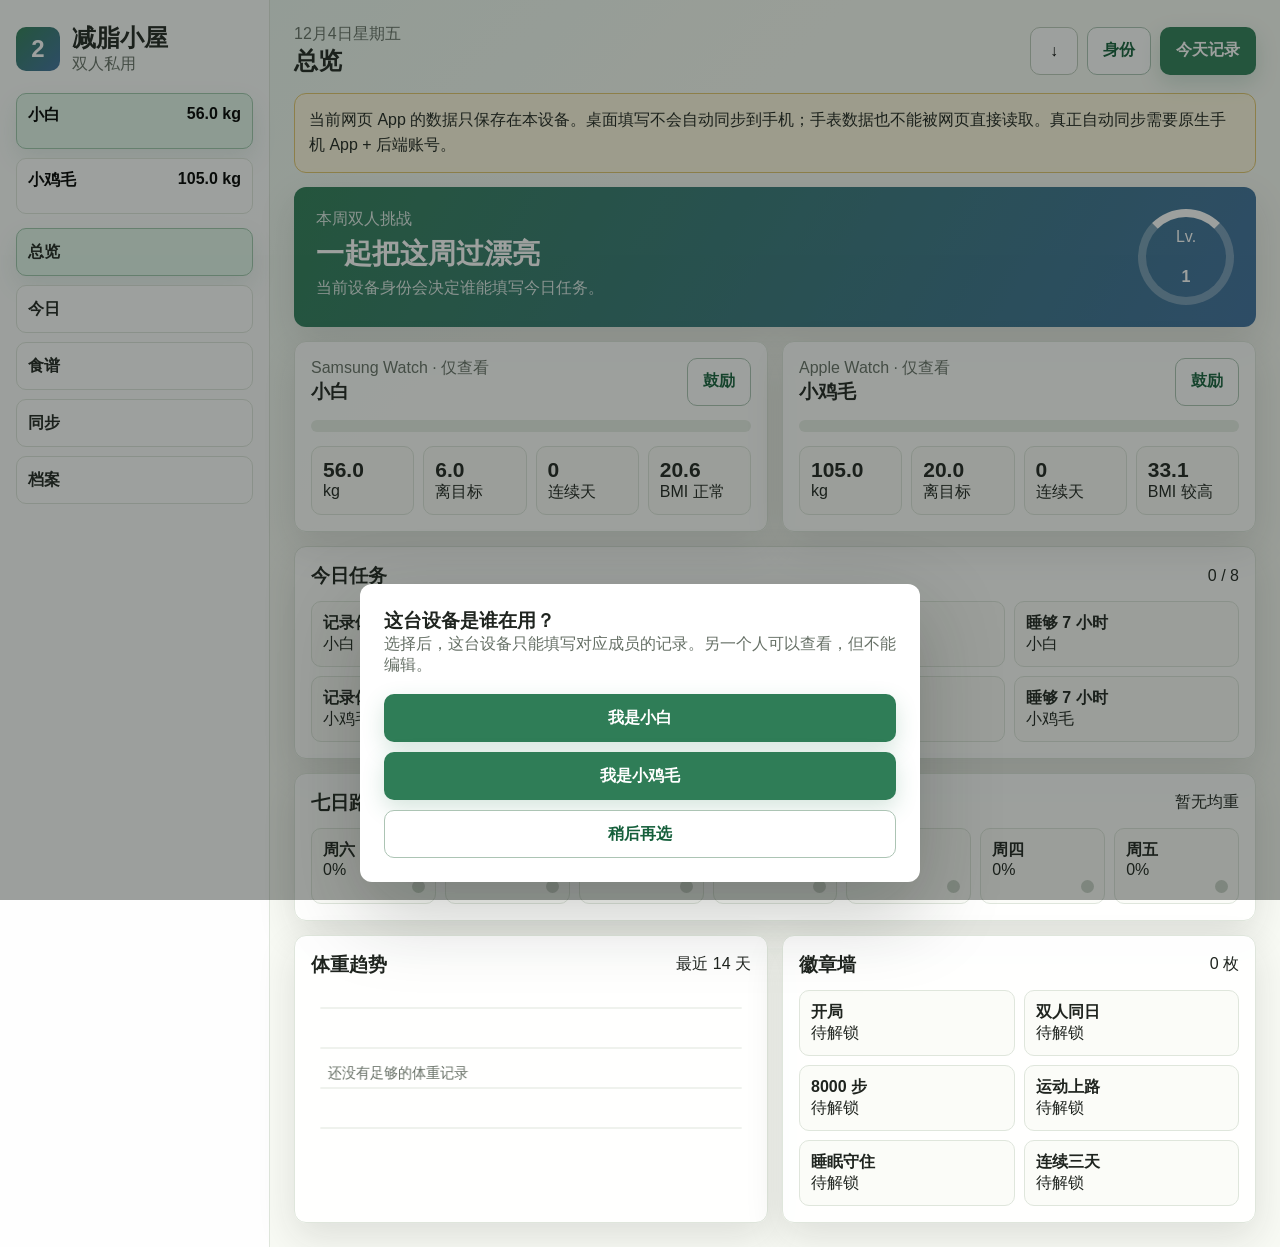
<file: index.html>
<!doctype html>
<html lang="zh-CN">
<head>
<meta charset="UTF-8"><meta name="viewport" content="width=device-width,initial-scale=1,viewport-fit=cover">
<title>减脂小屋</title><link rel="manifest" href="./manifest.json"><meta name="theme-color" content="#2f7d57"><meta name="apple-mobile-web-app-capable" content="yes"><meta name="apple-mobile-web-app-title" content="减脂小屋">
<style>
:root{--ink:#1f241f;--muted:#667066;--line:#dfe6dc;--bg:#f8faf4;--green:#2f7d57;--blue:#3f6f9f;--mint:#e2f6ea;--gold:#fff0c8;--rose:#b85b6b;--shadow:0 14px 38px rgba(31,36,31,.12)}*{box-sizing:border-box}html,body{max-width:100%;overflow-x:hidden}body{margin:0;background:linear-gradient(135deg,#e8f7ee,transparent 34%),var(--bg);color:var(--ink);font-family:"Microsoft YaHei","PingFang SC","Segoe UI",sans-serif}button,input,textarea,select{font:inherit}button{font-weight:800;cursor:pointer}h1,h2,h3,p{margin:0}.app{display:grid;grid-template-columns:270px minmax(0,1fr);min-height:100vh}.side{padding:22px 16px;border-right:1px solid var(--line);background:rgba(255,255,255,.9)}.brand{display:flex;gap:12px;align-items:center;margin-bottom:18px}.logo{display:grid;place-items:center;width:44px;height:44px;border-radius:10px;background:linear-gradient(135deg,var(--green),var(--blue));color:white;font-size:24px;font-weight:900}.muted,.eyebrow,label span,.small{color:var(--muted)}.tabs,.nav{display:grid;gap:9px}.tabs{grid-template-columns:1fr;margin-bottom:14px}.tab,.nav button,.btn,.ghost,.icon{border-radius:10px;border:1px solid transparent}.tab{display:flex;justify-content:space-between;min-height:56px;padding:11px;background:white;border-color:var(--line)}.tab.active,.nav button.active{border-color:#9fc7ac;background:var(--mint);box-shadow:0 10px 24px rgba(47,125,87,.12)}.tab.locked{opacity:.55}.nav button{min-height:48px;padding:11px;background:white;color:var(--ink);text-align:left;border-color:var(--line)}main{min-width:0;padding:24px}.top{display:flex;justify-content:space-between;gap:12px;align-items:center;margin-bottom:16px}.actions{display:flex;gap:9px}.btn,.ghost,.icon{min-height:48px;padding:0 15px}.btn{background:var(--green);color:white;box-shadow:0 8px 22px rgba(47,125,87,.2)}.ghost{background:white;color:#155f3b;border-color:#acc4b4}.icon{width:48px;background:white;border-color:#bdcabb}.view{display:none}.view.active{display:block}.hero{display:flex;justify-content:space-between;gap:16px;border-radius:12px;padding:22px;margin-bottom:14px;background:linear-gradient(120deg,var(--green),var(--blue));color:white;box-shadow:var(--shadow)}.hero p,.hero .eyebrow{color:rgba(255,255,255,.84)}.hero h3{margin:5px 0;font-size:28px}.level{display:grid;place-items:center;width:96px;height:96px;border-radius:50%;border:8px solid rgba(255,255,255,.3);border-top-color:white}.grid2,.sync,.meal-layout{display:grid;grid-template-columns:repeat(2,minmax(0,1fr));gap:14px}.panel,.card,.device,.meal-card{min-width:0;border:1px solid var(--line);border-radius:12px;background:rgba(255,255,255,.95);box-shadow:var(--shadow);padding:16px}.panel{margin-top:14px}.head,.player-top{display:flex;justify-content:space-between;gap:10px;align-items:center;margin-bottom:12px}.bar{height:12px;border-radius:99px;background:#e7eee5;overflow:hidden;margin:14px 0}.bar i{display:block;height:100%;background:linear-gradient(90deg,var(--green),#c4812d)}.stats,.quests,.badges,.path,.road{display:grid;gap:9px}.stats{grid-template-columns:repeat(4,minmax(0,1fr))}.stats div,.quest,.badge,.node,.road div{min-width:0;border:1px solid var(--line);border-radius:10px;background:#fbfcf8;padding:11px}.stats strong,.stats span,.quest strong,.quest span,.badge strong,.badge span,.node strong,.node span,.meal strong,.meal span{display:block}.stats strong{font-size:21px}.quests{grid-template-columns:repeat(4,minmax(0,1fr))}.quest.done{border-color:#96c8a8;background:var(--mint);box-shadow:inset 0 0 0 2px rgba(47,125,87,.14)}.badges{grid-template-columns:repeat(2,minmax(0,1fr))}.badge.on{border-color:#d2b35f;background:linear-gradient(135deg,#fff5d8,#dceafa);outline:2px solid rgba(196,129,45,.18)}.badge.on strong:before{content:"✓ ";color:var(--green)}.badge.on span{color:#245d36;font-weight:900}.path{grid-template-columns:repeat(7,minmax(0,1fr));width:100%;overflow:hidden}.node{min-height:76px;position:relative}.node:after{content:"";position:absolute;right:10px;bottom:10px;width:13px;height:13px;border-radius:50%;background:#cad2c8}.node.lit{background:var(--gold);border-color:#e1c56e}.node.lit:after{background:#c4812d}canvas{display:block;width:100%!important;max-width:100%;height:170px}.form{display:grid;grid-template-columns:repeat(2,minmax(0,1fr));gap:13px;max-width:980px}label{display:grid;gap:7px}input,textarea,select{width:100%;min-width:0;border:1px solid var(--line);border-radius:10px;background:white;padding:13px}.wide{grid-column:1/-1}.form-actions{display:flex;gap:9px;justify-content:flex-end}.chips{display:flex;flex-wrap:wrap;gap:8px;margin-top:12px}.chip{display:inline-flex;align-items:center;gap:8px;border-radius:99px;background:var(--mint);padding:8px 11px}.chip button{border:0;border-radius:50%;width:22px;height:22px;background:rgba(47,125,87,.15)}.menu-grid{display:grid;grid-template-columns:repeat(7,minmax(230px,1fr));gap:12px;overflow-x:auto;max-width:100%}.meal{border-top:1px solid var(--line);padding-top:11px;margin-top:11px}.meal span{font-size:13px;line-height:1.5;margin-top:5px}.device strong,.role-pill{display:inline-block;border-radius:99px;background:#f5dfe4;color:var(--rose);padding:8px 11px;margin-top:10px}.road{grid-template-columns:repeat(4,minmax(0,1fr))}.road strong{display:grid;place-items:center;width:32px;height:32px;border-radius:50%;background:var(--green);color:white;margin-bottom:8px}.notice{border:1px solid #e2c66d;background:#fff8df;border-radius:12px;padding:14px;line-height:1.55;margin-bottom:14px}.sheet{position:fixed;inset:0;z-index:30;display:none;align-items:flex-end;justify-content:center;background:rgba(22,30,24,.42);padding:18px}.sheet.show{display:flex}.sheet-card{width:min(560px,100%);border-radius:12px;background:white;padding:24px;box-shadow:0 28px 80px rgba(22,30,24,.25)}.sheet-card ol{line-height:1.6}.toast{position:fixed;left:50%;bottom:22px;z-index:40;transform:translate(-50%,12px);max-width:calc(100vw - 32px);border-radius:10px;background:#1f241f;color:white;padding:12px 16px;opacity:0;transition:.2s}.toast.show{opacity:1;transform:translate(-50%,0)}@media(max-width:900px){.app{grid-template-columns:1fr}.side{position:sticky;top:0;z-index:10;border-right:0;border-bottom:1px solid var(--line)}.brand{margin-bottom:10px}.tabs{grid-template-columns:repeat(2,minmax(0,1fr));margin-bottom:10px}.nav{position:fixed;left:10px;right:10px;bottom:10px;z-index:20;grid-template-columns:repeat(5,minmax(0,1fr));gap:5px;border:1px solid var(--line);border-radius:14px;background:rgba(255,255,255,.97);box-shadow:0 18px 50px rgba(31,36,31,.2);padding:7px}.nav button{text-align:center;font-size:13px;min-height:50px;padding:6px 2px}main{padding:16px 14px 96px}.top,.hero{align-items:flex-start;flex-direction:column}.top h2{font-size:24px}.actions{width:100%;flex-wrap:wrap}.actions .btn,.actions .ghost{flex:1 1 130px}.hero h3{font-size:23px}.level{width:82px;height:82px}.grid2,.sync,.meal-layout,.form,.quests,.badges,.road{grid-template-columns:1fr}.stats{grid-template-columns:repeat(2,minmax(0,1fr))}.path{grid-template-columns:repeat(7,minmax(38px,1fr));gap:6px}.node{min-height:62px;padding:8px 4px;text-align:center;font-size:12px}.node:after{display:none}.form-actions{flex-direction:column}.btn,.ghost,.icon{min-height:52px}.menu-grid{grid-template-columns:1fr;overflow-x:visible}.panel,.card,.device,.meal-card{padding:14px}}
</style>
</head>
<body>
<div class="app"><aside class="side"><div class="brand"><span class="logo">2</span><div><h1>减脂小屋</h1><p class="muted">双人私用</p></div></div><div class="tabs"><button class="tab active" data-person="me"><span>小白</span><strong id="miniMe">-- kg</strong></button><button class="tab" data-person="partner"><span>小鸡毛</span><strong id="miniPartner">-- kg</strong></button></div><nav class="nav"><button class="active" data-view="dash">总览</button><button data-view="log">今日</button><button data-view="meals">食谱</button><button data-view="sync">同步</button><button data-view="profile">档案</button></nav></aside><main><header class="top"><div><p class="eyebrow" id="today"></p><h2 id="title">总览</h2></div><div class="actions"><button class="icon" id="exportBtn">↓</button><button class="ghost" id="roleBtn">身份</button><button class="btn" id="todayBtn">今天记录</button></div></header><section class="view active" id="dashView"><div class="notice">当前网页 App 的数据只保存在本设备。桌面填写不会自动同步到手机；手表数据也不能被网页直接读取。真正自动同步需要原生手机 App + 后端账号。</div><div class="hero"><div><p class="eyebrow">本周双人挑战</p><h3 id="duoTitle">一起把这周过漂亮</h3><p id="duoHint">当前设备身份会决定谁能填写今日任务。</p></div><div class="level"><span>Lv.</span><strong id="level">1</strong></div></div><div class="grid2"><article class="card" id="meCard"></article><article class="card" id="partnerCard"></article></div><section class="panel"><div class="head"><h3>今日任务</h3><span id="questProgress">0 / 8</span></div><div class="quests" id="quests"></div></section><section class="panel"><div class="head"><h3>七日路线</h3><span id="weekAvg">--</span></div><div class="path" id="path"></div></section><div class="grid2"><section class="panel"><div class="head"><h3>体重趋势</h3><span>最近 14 天</span></div><canvas id="chart" height="170"></canvas></section><section class="panel"><div class="head"><h3>徽章墙</h3><span id="badgeCount">0 枚</span></div><div class="badges" id="badges"></div></section></div></section><section class="view" id="logView"><div class="notice" id="roleNotice"></div><form class="form" id="dailyForm"><label><span>日期</span><input id="entryDate" name="date" type="date" required></label><label><span>体重 kg</span><input id="weight" name="weight" type="number" step="0.1"></label><label><span>步数（未来由手表自动录入）</span><input id="steps" name="steps" type="number" step="100"></label><label><span>消耗 kcal（未来由手表自动录入）</span><input id="activeCalories" name="activeCalories" type="number" step="10"></label><label><span>运动分钟</span><input id="exercise" name="exercise" type="number"></label><label><span>饮水 ml</span><input id="water" name="water" type="number" step="50"></label><label><span>摄入 kcal</span><input id="calories" name="calories" type="number" step="10"></label><label><span>睡眠小时</span><input id="sleep" name="sleep" type="number" step="0.1"></label><label class="wide"><span>备注</span><textarea id="notes" name="notes" rows="3"></textarea></label><div class="form-actions wide"><button class="ghost" id="copyBtn" type="button">沿用昨天</button><button class="btn" id="saveDailyBtn">保存我的记录</button></div></form></section><section class="view" id="mealsView"><div class="meal-layout"><section class="panel"><div class="head"><h3>冰箱</h3><button class="ghost" id="clearFridge" type="button">清空</button></div><form id="fridgeForm" style="display:flex;gap:10px"><input id="fridgeInput" placeholder="鸡胸肉、鸡蛋、西兰花、豆腐"><button class="btn">加入</button></form><div class="chips" id="fridgeList"></div></section><section class="panel"><div class="head"><h3>偏好</h3><span id="calorieTarget">-- kcal</span></div><label><span>饱腹感</span><select id="satiety"><option value="high">高</option><option value="medium">中</option></select></label><br><button class="btn" id="generateMeals" style="width:100%">生成本周菜单</button></section></div><section class="menu-grid" id="menuGrid"></section></section><section class="view" id="syncView"><div class="hero"><div><p class="eyebrow">自动同步说明</p><h3>手表自动录入需要原生 App</h3><p>Apple Watch 需要 iOS HealthKit；Samsung Watch 建议走 Android Health Connect / Samsung Health。GitHub Pages 网页无法直接读取这些权限。</p></div></div><section class="panel"><div class="head"><h3>自动同步真正需要</h3><span>升级路线</span></div><div class="road"><div><strong>1</strong><span>iPhone/Android 原生健康权限</span></div><div><strong>2</strong><span>小白/小鸡毛账号绑定</span></div><div><strong>3</strong><span>云端同步体重、步数、消耗、睡眠</span></div><div><strong>4</strong><span>每个人只写自己的数据，只看授权数据</span></div></div></section></section><section class="view" id="profileView"><form class="form" id="profileForm"><label><span>昵称</span><input id="profileName" name="name"></label><label><span>类型</span><select id="profileType" name="type"><option value="small">小基数</option><option value="large">大基数</option></select></label><label><span>身高 cm</span><input id="height" name="height" type="number"></label><label><span>当前体重 kg</span><input id="currentWeight" name="currentWeight" type="number" step="0.1"></label><label><span>目标体重 kg</span><input id="goalWeight" name="goalWeight" type="number" step="0.1"></label><label><span>日目标 kcal</span><input id="calTarget" name="calorieTarget" type="number"></label><div class="form-actions wide"><button class="btn">保存我的档案</button></div></form></section></main></div><div class="sheet" id="roleSheet"><div class="sheet-card"><h3>这台设备是谁在用？</h3><p class="muted">选择后，这台设备只能填写对应成员的记录。另一个人可以查看，但不能编辑。</p><br><button class="btn" data-role="me" style="width:100%;margin-bottom:10px">我是小白</button><button class="btn" data-role="partner" style="width:100%;margin-bottom:10px">我是小鸡毛</button><button class="ghost" id="closeRole" style="width:100%">稍后再选</button></div></div><div class="toast" id="toast"></div>
<script>
const key='couple-fat-loss-app-v5';const todayISO=()=>new Date().toISOString().slice(0,10);const def={activePerson:'me',activeView:'dash',deviceRole:'',fridge:['鸡蛋','鸡胸肉','豆腐','西兰花','番茄','红薯'],preferences:{satiety:'high'},cheers:[],people:{me:{name:'小白',type:'small',device:'Samsung Watch',height:165,currentWeight:56,goalWeight:50,calorieTarget:1450,entries:{}},partner:{name:'小鸡毛',type:'large',device:'Apple Watch',height:178,currentWeight:105,goalWeight:85,calorieTarget:2100,entries:{}}},mealPlan:[]};let state=load();function load(){try{return merge(JSON.parse(localStorage.getItem(key)||localStorage.getItem('couple-fat-loss-app-v4')||'{}'))}catch{return structuredClone(def)}}function merge(s){return{...structuredClone(def),...s,preferences:{...def.preferences,...s.preferences},people:{me:{...def.people.me,...s.people?.me,entries:s.people?.me?.entries||{}},partner:{...def.people.partner,...s.people?.partner,entries:s.people?.partner?.entries||{}}}}}function save(msg){localStorage.setItem(key,JSON.stringify(state));if(msg)toast(msg);render()}function p(){return state.people[state.activePerson]}function entry(k=state.activePerson,d=todayISO()){return state.people[k].entries[d]||{date:d}}function offset(d,n){const x=new Date(d+'T00:00:00');x.setDate(x.getDate()+n);return x.toISOString().slice(0,10)}function sorted(person=p()){return Object.values(person.entries).filter(e=>e.weight||e.steps||e.activeCalories||e.exercise||e.water||e.calories||e.sleep).sort((a,b)=>a.date.localeCompare(b.date))}function weight(person=p()){return sorted(person).filter(e=>+e.weight).at(-1)?.weight??person.currentWeight}function target(person,k){return{exercise:person.type==='large'?35:45,water:person.type==='large'?2800:2000,calories:person.calorieTarget,sleep:7,steps:8000}[k]}function score(k,d=todayISO()){const person=state.people[k],e=entry(k,d),checks=[+e.weight>0,+e.steps>=8000,+e.exercise>=target(person,'exercise'),+e.water>=target(person,'water'),+e.sleep>=7];return Math.round(checks.filter(Boolean).length/checks.length*100)}function bmi(person){const h=+person.height/100,w=+weight(person);return h&&w?w/(h*h):0}function bmiLabel(v){return!v?'--':v<18.5?'偏低':v<24?'正常':v<28?'偏高':'较高'}function streak(person){let s=0,d=todayISO();while(person.entries[d]){s++;d=offset(d,-1)}return s}function esc(v){return String(v).replaceAll('&','&amp;').replaceAll('<','&lt;').replaceAll('>','&gt;').replaceAll('"','&quot;').replaceAll("'",'&#039;')}function toast(m){const t=document.querySelector('#toast');t.textContent=m;t.classList.add('show');clearTimeout(toast.t);toast.t=setTimeout(()=>t.classList.remove('show'),1900)}function canEdit(){return !state.deviceRole||state.deviceRole===state.activePerson}function render(){document.querySelector('#today').textContent=new Intl.DateTimeFormat('zh-CN',{month:'long',day:'numeric',weekday:'long'}).format(new Date());document.querySelector('#miniMe').textContent=format(weight(state.people.me),1)+' kg';document.querySelector('#miniPartner').textContent=format(weight(state.people.partner),1)+' kg';document.querySelectorAll('.tab').forEach(x=>{x.classList.toggle('active',x.dataset.person===state.activePerson);x.classList.toggle('locked',state.deviceRole&&x.dataset.person!==state.deviceRole)});document.querySelectorAll('.nav button').forEach(x=>x.classList.toggle('active',x.dataset.view===state.activeView));document.querySelectorAll('.view').forEach(x=>x.classList.toggle('active',x.id===state.activeView+'View'));document.querySelector('#title').textContent={dash:'总览',log:'今日',meals:'食谱',sync:'同步',profile:'档案'}[state.activeView];renderDash();renderForms();renderFridge();renderMenu()}function renderDash(){const entries=sorted(state.people.me).length+sorted(state.people.partner).length;document.querySelector('#level').textContent=Math.max(1,Math.floor(entries/5)+1);card('me',document.querySelector('#meCard'));card('partner',document.querySelector('#partnerCard'));quests();path();badges();chart()}function card(k,el){const person=state.people[k],sc=score(k),w=weight(person),left=Math.max(0,Math.abs(+w-+person.goalWeight)),b=bmi(person),role=state.deviceRole===k?'本机可填写':'仅查看';el.innerHTML=`<div class="player-top"><div><span class="small">${esc(person.device)} · ${role}</span><h3>${esc(person.name)}</h3></div><button class="ghost" data-cheer="${k}">鼓励</button></div><div class="bar"><i style="width:${sc}%"></i></div><div class="stats"><div><strong>${format(w,1)}</strong><span>kg</span></div><div><strong>${format(left,1)}</strong><span>离目标</span></div><div><strong>${streak(person)}</strong><span>连续天</span></div><div><strong>${format(b,1)}</strong><span>BMI ${bmiLabel(b)}</span></div></div>`}function quests(){const qs=['me','partner'].flatMap(k=>{const person=state.people[k],e=entry(k);return[{o:person.name,l:'记录体重',d:+e.weight>0},{o:person.name,l:'8000 步',d:+e.steps>=8000},{o:person.name,l:'完成运动',d:+e.exercise>=target(person,'exercise')},{o:person.name,l:'睡够 7 小时',d:+e.sleep>=7}]});document.querySelector('#questProgress').textContent=`${qs.filter(q=>q.d).length} / ${qs.length}`;document.querySelector('#quests').innerHTML=qs.map(q=>`<article class="quest ${q.d?'done':''}"><strong>${q.l}</strong><span>${q.o}</span></article>`).join('')}function path(){const days=Array.from({length:7},(_,i)=>offset(todayISO(),i-6));document.querySelector('#path').innerHTML=days.map(d=>{const s=(score('me',d)+score('partner',d))/2,l=new Intl.DateTimeFormat('zh-CN',{weekday:'short'}).format(new Date(d+'T00:00:00'));return`<div class="node ${s>=50?'lit':''}"><strong>${l}</strong><span>${Math.round(s)}%</span></div>`}).join('');const ws=days.flatMap(d=>['me','partner'].map(k=>entry(k,d).weight).filter(Boolean));document.querySelector('#weekAvg').textContent=ws.length?'双人均重 '+format(ws.reduce((a,b)=>a+ +b,0)/ws.length,1)+' kg':'暂无均重'}function badges(){const defs=[['开局',sorted(state.people.me).length+sorted(state.people.partner).length>=1],['双人同日',Object.keys(state.people.me.entries).some(d=>state.people.partner.entries[d])],['8000 步',week('steps')>=4],['运动上路',week('exercise')>=4],['睡眠守住',week('sleep')>=4],['连续三天',Math.max(streak(state.people.me),streak(state.people.partner))>=3]];document.querySelector('#badgeCount').textContent=defs.filter(b=>b[1]).length+' 枚';document.querySelector('#badges').innerHTML=defs.map(b=>`<div class="badge ${b[1]?'on':''}"><strong>${b[0]}</strong><span>${b[1]?'已点亮':'待解锁'}</span></div>`).join('')}function week(k){return Array.from({length:7},(_,i)=>offset(todayISO(),i-6)).reduce((c,d)=>c+['me','partner'].filter(pk=>{const person=state.people[pk],e=entry(pk,d);return k==='steps'?+e.steps>=8000:k==='exercise'?+e.exercise>=target(person,'exercise'):+e.sleep>=7}).length,0)}function chart(){const c=document.querySelector('#chart'),ctx=c.getContext('2d'),r=devicePixelRatio||1,w=Math.max(260,c.parentElement.clientWidth-2),h=170;c.width=w*r;c.height=h*r;c.style.width='100%';ctx.scale(r,r);ctx.clearRect(0,0,w,h);for(let i=0;i<4;i++){ctx.strokeStyle='#dfe5dc';ctx.beginPath();ctx.moveTo(10,18+i*40);ctx.lineTo(w-10,18+i*40);ctx.stroke()}const days=Array.from({length:14},(_,i)=>offset(todayISO(),i-13)),lines=['me','partner'].map(k=>({color:k==='me'?'#2f7d57':'#3f6f9f',pts:days.map(d=>entry(k,d).weight)})),vals=lines.flatMap(l=>l.pts.filter(Boolean).map(Number));if(!vals.length){ctx.fillStyle='#687167';ctx.font='15px Microsoft YaHei';ctx.fillText('还没有足够的体重记录',18,88);return}const mn=Math.min(...vals)-.4,mx=Math.max(...vals)+.4,g=(w-34)/(days.length-1),yf=v=>142-((+v-mn)/(mx-mn||1))*112;lines.forEach(l=>{const first=l.pts.findIndex(Boolean);if(first<0)return;ctx.strokeStyle=l.color;ctx.lineWidth=3;ctx.beginPath();l.pts.forEach((v,i)=>{if(!v)return;const x=17+i*g,y=yf(v);i===first?ctx.moveTo(x,y):ctx.lineTo(x,y)});ctx.stroke()})}function renderForms(){const person=p(),e=entry(state.activePerson,document.querySelector('#entryDate').value||todayISO()),editable=canEdit();document.querySelector('#roleNotice').textContent=editable?`这台设备当前可以填写：${person.name}`:`这台设备绑定的是 ${state.people[state.deviceRole].name}，这里只能查看 ${person.name} 的记录。`;['entryDate','weight','steps','activeCalories','exercise','water','calories','sleep','notes'].forEach(id=>{const f=document.querySelector('#'+id);if(!f)return;f.disabled=!editable});document.querySelector('#saveDailyBtn').disabled=!editable;document.querySelector('#copyBtn').disabled=!editable;set('entryDate',e.date||todayISO());['weight','steps','activeCalories','exercise','water','calories','sleep','notes'].forEach(id=>set(id,e[id]||''));['profileName','profileType','height','currentWeight','goalWeight','calTarget'].forEach(id=>{const f=document.querySelector('#'+id);if(f)f.disabled=!editable});set('profileName',person.name);set('profileType',person.type);set('height',person.height);set('currentWeight',weight(person));set('goalWeight',person.goalWeight);set('calTarget',person.calorieTarget);document.querySelector('#calorieTarget').textContent=person.calorieTarget+' kcal';document.querySelector('#satiety').value=state.preferences.satiety}function set(id,v){const f=document.querySelector('#'+id);if(f&&document.activeElement!==f)f.value=v}function renderFridge(){document.querySelector('#fridgeList').innerHTML=state.fridge.map((x,i)=>`<span class="chip">${esc(x)}<button data-rm="${i}">×</button></span>`).join('')}function renderMenu(){if(!state.mealPlan.length)genMenu(false);document.querySelector('#menuGrid').innerHTML=state.mealPlan.map(day=>`<article class="meal-card"><h3>${day.day}</h3>${day.meals.map(m=>`<div class="meal"><strong>${m.title}</strong><span>${m.detail}</span><span>${m.method}</span></div>`).join('')}</article>`).join('')}function genMenu(should=true){const proteins=['鸡蛋','豆腐','鸡胸肉'],carbs=['燕麦','红薯','糙米'],vegs=['西兰花','番茄','蘑菇'];state.mealPlan=['周一','周二','周三','周四','周五','周六','周日'].map((day,i)=>({day,meals:['早','午','晚'].map((slot,j)=>{const p=proteins[(i+j)%3],c=carbs[(i+j*2)%3],v=vegs[(i*2+j)%3];return{title:`${slot}餐 · ${p}`,detail:`两人份：${p} + ${c} + 熟${v}。小鸡毛主食少一点，小白按正常减脂份量。`,method:`做法：${c}蒸/煮熟；${p}少油煎、煮或炒熟；${v}焯水或快炒。全程不使用奶制品，蔬菜做熟。`}})}));if(should)save('本周菜单已生成')}function format(v,d=0){return v===undefined||v===null||Number.isNaN(+v)?'--':(+v).toFixed(d)}document.querySelectorAll('.tab').forEach(b=>b.onclick=()=>{state.activePerson=b.dataset.person;save()});document.querySelectorAll('.nav button').forEach(b=>b.onclick=()=>{state.activeView=b.dataset.view;save()});document.querySelector('#todayBtn').onclick=()=>{state.activeView='log';state.activePerson=state.deviceRole||state.activePerson;save()};document.querySelector('#roleBtn').onclick=()=>document.querySelector('#roleSheet').classList.add('show');document.querySelector('#closeRole').onclick=()=>document.querySelector('#roleSheet').classList.remove('show');document.querySelector('#roleSheet').onclick=e=>{if(e.target.dataset.role){state.deviceRole=e.target.dataset.role;state.activePerson=state.deviceRole;document.querySelector('#roleSheet').classList.remove('show');save('本机身份已设置')}};document.querySelector('#dailyForm').onsubmit=e=>{e.preventDefault();if(!canEdit())return toast('这台设备不能填写对方的记录');const f=new FormData(e.target),d=f.get('date')||todayISO();p().entries[d]={date:d,weight:num(f.get('weight')),steps:num(f.get('steps')),activeCalories:num(f.get('activeCalories')),exercise:num(f.get('exercise')),water:num(f.get('water')),calories:num(f.get('calories')),sleep:num(f.get('sleep')),notes:(f.get('notes')||'').trim()};if(p().entries[d].weight)p().currentWeight=p().entries[d].weight;save('今日记录已保存')};document.querySelector('#profileForm').onsubmit=e=>{e.preventDefault();if(!canEdit())return toast('这台设备不能修改对方档案');const f=new FormData(e.target);Object.assign(p(),{name:(f.get('name')||'').trim()||p().name,type:f.get('type'),height:+f.get('height'),currentWeight:+f.get('currentWeight'),goalWeight:+f.get('goalWeight'),calorieTarget:+f.get('calorieTarget')});state.mealPlan=[];save('档案已保存')};document.querySelector('#copyBtn').onclick=()=>{if(!canEdit())return;const d=document.querySelector('#entryDate').value||todayISO(),y=p().entries[offset(d,-1)];if(!y)return toast('昨天还没有记录');['steps','activeCalories','exercise','water','calories','sleep','notes'].forEach(k=>set(k,y[k]||''))};document.querySelector('#fridgeForm').onsubmit=e=>{e.preventDefault();state.fridge=[...new Set([...state.fridge,...document.querySelector('#fridgeInput').value.split(/[，,、\s]+/).filter(Boolean)])];document.querySelector('#fridgeInput').value='';state.mealPlan=[];save('冰箱已更新')};document.querySelector('#fridgeList').onclick=e=>{if(e.target.dataset.rm===undefined)return;state.fridge.splice(+e.target.dataset.rm,1);state.mealPlan=[];save('已移除食材')};document.querySelector('#clearFridge').onclick=()=>{state.fridge=[];state.mealPlan=[];save('冰箱已清空')};document.querySelector('#generateMeals').onclick=()=>genMenu(true);document.querySelector('#satiety').onchange=()=>{state.preferences.satiety=document.querySelector('#satiety').value;state.mealPlan=[];save()};document.querySelector('#dashView').onclick=e=>{const t=e.target.closest('[data-cheer]');if(t)toast('鼓励已送达')};document.querySelector('#exportBtn').onclick=()=>{const a=document.createElement('a');a.href=URL.createObjectURL(new Blob([JSON.stringify(state,null,2)],{type:'application/json'}));a.download=`减脂记录-${todayISO()}.json`;a.click()};function num(v){return v===''||v===null?'':+v}window.onresize=chart;if(!state.deviceRole)setTimeout(()=>document.querySelector('#roleSheet').classList.add('show'),500);if('serviceWorker'in navigator&&location.protocol!=='file:')navigator.serviceWorker.register('./service-worker.js').catch(()=>{});render();
</script></body></html>
</file>
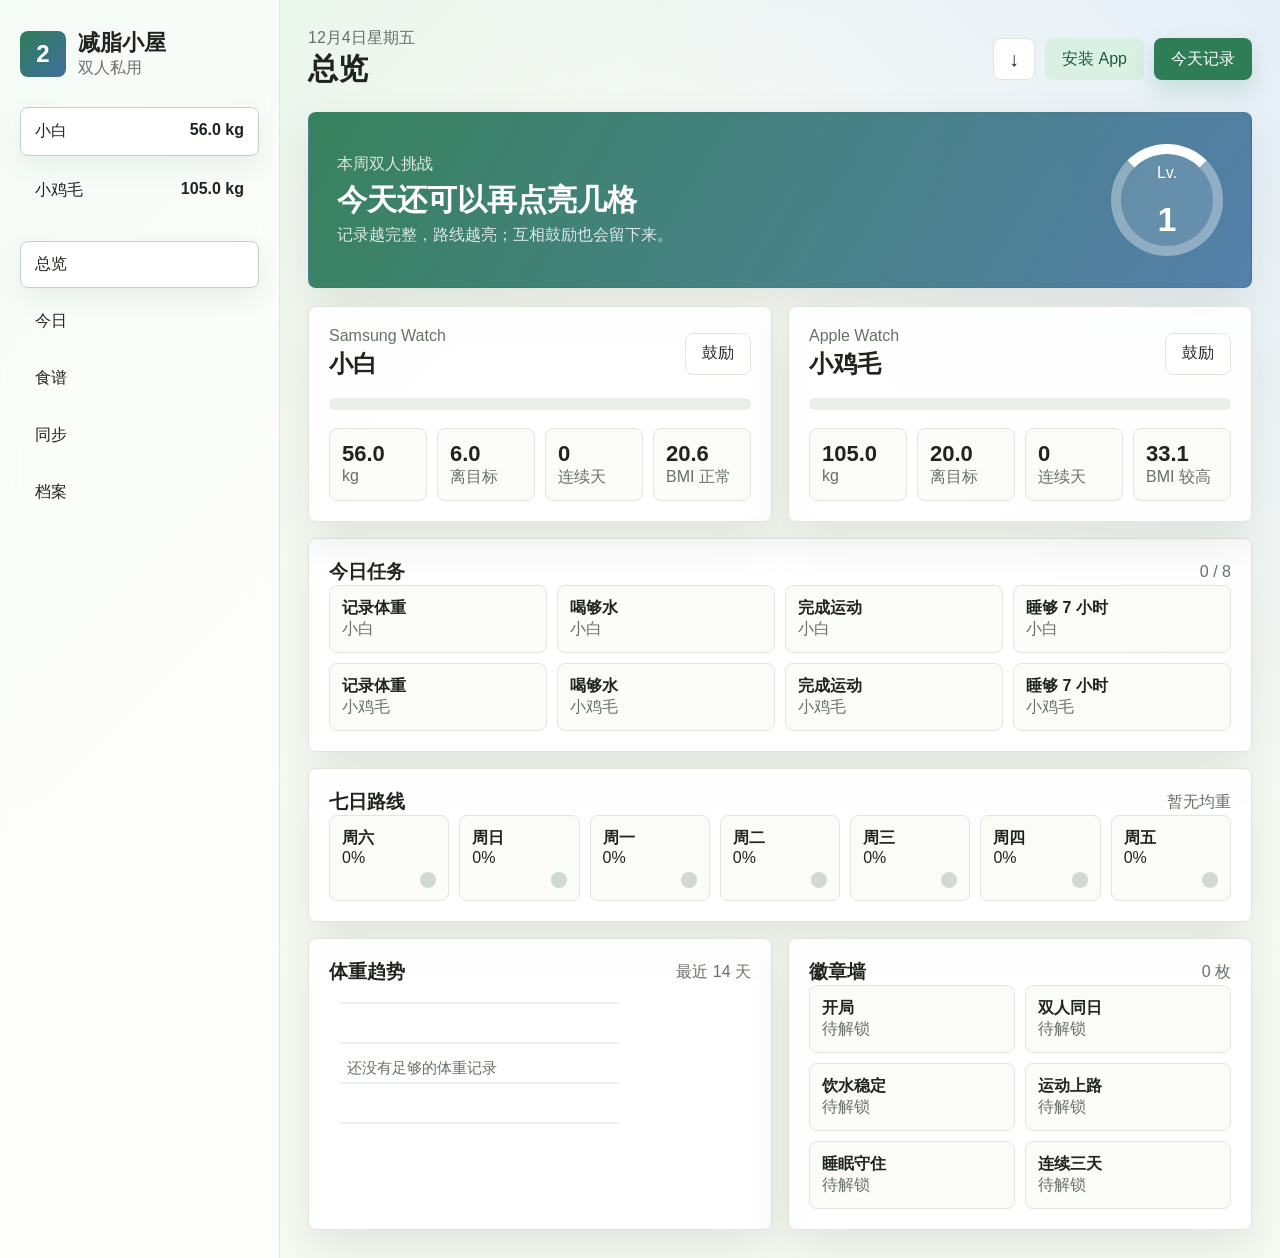
<file: 减肥大计/index.html>
<!doctype html>
<html lang="zh-CN">
  <head>
    <meta charset="UTF-8" />
    <meta name="viewport" content="width=device-width, initial-scale=1.0" />
    <title>减脂小屋</title>
    <link rel="manifest" href="./manifest.json" />
    <meta name="theme-color" content="#2f7d57" />
    <meta name="apple-mobile-web-app-capable" content="yes" />
    <meta name="apple-mobile-web-app-title" content="减脂小屋" />
    <link rel="stylesheet" href="./styles.css" />
  </head>
  <body>
    <main class="app-shell">
      <aside class="sidebar">
        <div class="brand">
          <span class="brand-mark">2</span>
          <div>
            <h1>减脂小屋</h1>
            <p>双人私用</p>
          </div>
        </div>

        <div class="profile-switch" role="tablist" aria-label="选择成员">
          <button class="person-tab active" data-person="me" type="button">
            <span>小白</span>
            <strong id="meWeightMini">-- kg</strong>
          </button>
          <button class="person-tab" data-person="partner" type="button">
            <span>小鸡毛</span>
            <strong id="partnerWeightMini">-- kg</strong>
          </button>
        </div>

        <nav class="nav-list" aria-label="主要区域">
          <button class="nav-item active" data-view="dashboard" type="button">总览</button>
          <button class="nav-item" data-view="log" type="button">今日</button>
          <button class="nav-item" data-view="meals" type="button">食谱</button>
          <button class="nav-item" data-view="sync" type="button">同步</button>
          <button class="nav-item" data-view="settings" type="button">档案</button>
        </nav>
      </aside>

      <section class="content">
        <header class="topbar">
          <div>
            <p id="todayLabel" class="eyebrow"></p>
            <h2 id="screenTitle">总览</h2>
          </div>
          <div class="actions">
            <button class="icon-button" id="exportBtn" type="button" title="导出数据">↓</button>
            <button class="secondary-button" id="installBtn" type="button">安装 App</button>
            <button class="primary-button" id="todayBtn" type="button">今天记录</button>
          </div>
        </header>

        <section class="view active" id="dashboardView">
          <section class="game-hero">
            <div>
              <p class="eyebrow">本周双人挑战</p>
              <h3 id="duoTitle">一起把这周过漂亮</h3>
              <p id="duoHint">完成饮水、运动、睡眠和记录任务，会自动点亮路线。</p>
            </div>
            <div class="level-badge">
              <span>Lv.</span>
              <strong id="levelValue">1</strong>
            </div>
          </section>

          <div class="duo-grid">
            <article class="player-card" id="meCard"></article>
            <article class="player-card" id="partnerCard"></article>
          </div>

          <section class="quest-board">
            <div class="panel-head">
              <h3>今日任务</h3>
              <span id="questProgress">0 / 8</span>
            </div>
            <div class="quest-grid" id="questGrid"></div>
          </section>

          <section class="map-panel">
            <div class="panel-head">
              <h3>七日路线</h3>
              <span id="weekAverage">--</span>
            </div>
            <div class="path-track" id="pathTrack"></div>
          </section>

          <div class="dashboard-split">
            <section class="panel">
              <div class="panel-head">
                <h3>体重趋势</h3>
                <span>最近 14 天</span>
              </div>
              <canvas id="weightChart" height="170"></canvas>
            </section>

            <section class="panel">
              <div class="panel-head">
                <h3>徽章墙</h3>
                <span id="badgeCount">0 枚</span>
              </div>
              <div class="badge-grid" id="badgeGrid"></div>
            </section>
          </div>
        </section>

        <section class="view" id="logView">
          <form class="form-grid" id="dailyForm">
            <label>
              <span>日期</span>
              <input id="entryDate" name="date" type="date" required />
            </label>
            <label>
              <span>体重 kg</span>
              <input id="weight" name="weight" type="number" inputmode="decimal" min="30" max="250" step="0.1" />
            </label>
            <label>
              <span>步数</span>
              <input id="steps" name="steps" type="number" inputmode="numeric" min="0" max="60000" step="100" />
            </label>
            <label>
              <span>运动分钟</span>
              <input id="exercise" name="exercise" type="number" inputmode="numeric" min="0" max="360" step="1" />
            </label>
            <label>
              <span>饮水 ml</span>
              <input id="water" name="water" type="number" inputmode="numeric" min="0" max="6000" step="50" />
            </label>
            <label>
              <span>摄入 kcal</span>
              <input id="calories" name="calories" type="number" inputmode="numeric" min="0" max="6000" step="10" />
            </label>
            <label>
              <span>睡眠小时</span>
              <input id="sleep" name="sleep" type="number" inputmode="decimal" min="0" max="14" step="0.1" />
            </label>
            <label>
              <span>心情</span>
              <select id="mood" name="mood">
                <option value="">未选择</option>
                <option value="轻松">轻松</option>
                <option value="稳定">稳定</option>
                <option value="疲惫">疲惫</option>
                <option value="很饿">很饿</option>
              </select>
            </label>
            <label class="wide">
              <span>备注</span>
              <textarea id="notes" name="notes" rows="3" placeholder="经期、外食、压力、胃口、训练感受"></textarea>
            </label>
            <div class="form-actions wide">
              <button class="secondary-button" id="copyYesterdayBtn" type="button">沿用昨天</button>
              <button class="primary-button" type="submit">保存记录</button>
            </div>
          </form>
        </section>

        <section class="view" id="mealsView">
          <div class="meal-layout">
            <section class="panel">
              <div class="panel-head">
                <h3>冰箱</h3>
                <button class="ghost-button" id="clearFridgeBtn" type="button">清空</button>
              </div>
              <form class="fridge-form" id="fridgeForm">
                <input id="fridgeInput" type="text" placeholder="鸡胸肉、鸡蛋、西兰花、豆腐" />
                <button class="primary-button" type="submit">加入</button>
              </form>
              <div class="chip-list" id="fridgeList"></div>
            </section>

            <section class="panel">
              <div class="panel-head">
                <h3>偏好</h3>
                <span id="calorieTargetLabel">-- kcal</span>
              </div>
              <div class="preference-grid">
                <label>
                  <span>饱腹感</span>
                  <select id="satiety">
                    <option value="high">高</option>
                    <option value="medium">中</option>
                  </select>
                </label>
                <label>
                  <span>烹饪时间</span>
                  <select id="cookTime">
                    <option value="quick">30 分钟内</option>
                    <option value="normal">45 分钟内</option>
                  </select>
                </label>
              </div>
              <button class="primary-button full" id="generateMealsBtn" type="button">生成本周菜单</button>
            </section>
          </div>

          <section class="menu-grid" id="menuGrid"></section>
        </section>

        <section class="view" id="syncView">
          <section class="sync-hero">
            <div>
              <p class="eyebrow">设备同步蓝图</p>
              <h3>Apple Watch + Samsung Watch 可以在这里汇合</h3>
              <p>当前版本支持本地记录和同步包交换；自动抓取手表数据需要手机端 HealthKit / Samsung Health 权限和一个私有同步服务。</p>
            </div>
          </section>

          <div class="device-grid">
            <article class="device-card">
              <span>男朋友</span>
              <h3>Apple Watch</h3>
              <p>来源：Apple Health / HealthKit</p>
              <strong id="partnerSyncStatus">等待连接</strong>
            </article>
            <article class="device-card">
              <span>我</span>
              <h3>Samsung Watch</h3>
              <p>来源：Samsung Health</p>
              <strong id="meSyncStatus">等待连接</strong>
            </article>
          </div>

          <div class="sync-layout">
            <section class="panel">
              <div class="panel-head">
                <h3>生成我的同步包</h3>
                <span>给对方导入</span>
              </div>
              <textarea id="syncOutput" rows="7" readonly></textarea>
              <div class="form-actions">
                <button class="secondary-button" id="pairCodeBtn" type="button">生成配对码</button>
                <button class="primary-button" id="makeSyncBtn" type="button">生成同步包</button>
              </div>
            </section>

            <section class="panel">
              <div class="panel-head">
                <h3>导入对方同步包</h3>
                <span>更新对方变化</span>
              </div>
              <textarea id="syncInput" rows="7" placeholder="把对方导出的同步包粘贴到这里"></textarea>
              <div class="form-actions">
                <button class="primary-button" id="importSyncBtn" type="button">导入</button>
              </div>
            </section>
          </div>

          <section class="panel">
            <div class="panel-head">
              <h3>之后真正自动同步需要</h3>
              <span>升级路线</span>
            </div>
            <div class="roadmap">
              <div><strong>1</strong><span>手机 App 读取健康权限</span></div>
              <div><strong>2</strong><span>私有账号和双人绑定</span></div>
              <div><strong>3</strong><span>加密同步体重、步数、运动、睡眠</span></div>
              <div><strong>4</strong><span>双方只看彼此授权的数据</span></div>
            </div>
          </section>
        </section>

        <section class="view" id="settingsView">
          <form class="form-grid" id="profileForm">
            <label>
              <span>昵称</span>
              <input id="profileName" name="name" type="text" />
            </label>
            <label>
              <span>类型</span>
              <select id="profileType" name="type">
                <option value="small">小基数</option>
                <option value="large">大基数</option>
              </select>
            </label>
            <label>
              <span>身高 cm</span>
              <input id="height" name="height" type="number" min="120" max="220" step="1" />
            </label>
            <label>
              <span>当前体重 kg</span>
              <input id="currentWeight" name="currentWeight" type="number" min="30" max="250" step="0.1" />
            </label>
            <label>
              <span>目标体重 kg</span>
              <input id="goalWeight" name="goalWeight" type="number" min="30" max="250" step="0.1" />
            </label>
            <label>
              <span>日目标 kcal</span>
              <input id="calorieTarget" name="calorieTarget" type="number" min="900" max="4000" step="10" />
            </label>
            <div class="form-actions wide">
              <button class="primary-button" type="submit">保存档案</button>
            </div>
          </form>
        </section>
      </section>
    </main>

    <div class="toast" id="toast" role="status" aria-live="polite"></div>
    <script src="./app.js"></script>
  </body>
</html>
</file>
<file: 减肥大计/styles.css>
:root {
  color-scheme: light;
  --ink: #1f241f;
  --muted: #687167;
  --line: #dfe6dc;
  --paper: #f8faf4;
  --panel: #ffffff;
  --green: #2f7d57;
  --mint: #d9f0e3;
  --blue: #3f6f9f;
  --sky: #dceafa;
  --rose: #b85b6b;
  --rose-soft: #f5dfe4;
  --amber: #c4812d;
  --amber-soft: #f6e7c8;
  --shadow: 0 18px 46px rgba(38, 51, 40, 0.1);
}

* {
  box-sizing: border-box;
}

body {
  margin: 0;
  min-height: 100vh;
  background:
    linear-gradient(135deg, rgba(217, 240, 227, 0.65), transparent 34%),
    linear-gradient(225deg, rgba(220, 234, 250, 0.7), transparent 32%),
    var(--paper);
  color: var(--ink);
  font-family: "Microsoft YaHei", "PingFang SC", "Segoe UI", sans-serif;
}

button,
input,
textarea,
select {
  font: inherit;
}

button {
  cursor: pointer;
}

.app-shell {
  display: grid;
  grid-template-columns: 280px minmax(0, 1fr);
  min-height: 100vh;
}

.sidebar {
  border-right: 1px solid var(--line);
  padding: 28px 20px;
  background: rgba(255, 255, 255, 0.64);
  backdrop-filter: blur(16px);
}

.brand,
.topbar,
.actions,
.form-actions,
.fridge-form,
.panel-head,
.player-top {
  display: flex;
  align-items: center;
}

.brand {
  gap: 12px;
  margin-bottom: 28px;
}

.brand-mark {
  display: grid;
  width: 46px;
  height: 46px;
  place-items: center;
  border-radius: 8px;
  background: linear-gradient(135deg, var(--green), var(--blue));
  color: #fff;
  font-size: 24px;
  font-weight: 900;
}

h1,
h2,
h3,
p {
  margin: 0;
}

.brand h1 {
  font-size: 22px;
}

.brand p,
.eyebrow,
.panel-head span,
.metric small,
label span,
.player-card span,
.quest span,
.badge span,
.device-card p,
.device-card span,
.meal-item span {
  color: var(--muted);
}

.profile-switch,
.nav-list {
  display: grid;
  gap: 10px;
}

.profile-switch {
  margin-bottom: 26px;
}

.person-tab,
.nav-item {
  width: 100%;
  border: 1px solid transparent;
  border-radius: 8px;
  background: transparent;
  color: var(--ink);
  text-align: left;
}

.person-tab {
  display: flex;
  justify-content: space-between;
  padding: 13px 14px;
}

.nav-item {
  padding: 12px 14px;
}

.person-tab.active,
.nav-item.active {
  border-color: #bed4c3;
  background: #fff;
  box-shadow: 0 10px 26px rgba(44, 89, 64, 0.08);
}

.content {
  min-width: 0;
  padding: 28px;
}

.topbar {
  justify-content: space-between;
  gap: 16px;
  margin-bottom: 22px;
}

.topbar h2 {
  font-size: 30px;
}

.actions,
.form-actions,
.fridge-form {
  gap: 10px;
}

.primary-button,
.secondary-button,
.ghost-button,
.icon-button {
  min-height: 42px;
  border: 1px solid transparent;
  border-radius: 8px;
  padding: 0 16px;
  transition: transform 0.15s ease, box-shadow 0.15s ease;
}

.primary-button {
  background: var(--green);
  color: #fff;
  box-shadow: 0 10px 24px rgba(47, 125, 87, 0.18);
}

.secondary-button {
  background: var(--mint);
  color: #1d5c3e;
}

.ghost-button,
.icon-button {
  border-color: var(--line);
  background: #fff;
  color: var(--ink);
}

.icon-button {
  width: 42px;
  padding: 0;
  font-size: 20px;
  font-weight: 800;
}

.full {
  width: 100%;
  margin-top: 16px;
}

button:hover {
  transform: translateY(-1px);
}

.view {
  display: none;
}

.view.active {
  display: block;
}

.game-hero,
.sync-hero {
  display: flex;
  align-items: center;
  justify-content: space-between;
  gap: 18px;
  min-height: 176px;
  margin-bottom: 18px;
  border: 1px solid rgba(47, 125, 87, 0.18);
  border-radius: 8px;
  padding: 28px;
  background:
    linear-gradient(120deg, rgba(47, 125, 87, 0.96), rgba(63, 111, 159, 0.88)),
    repeating-linear-gradient(45deg, rgba(255, 255, 255, 0.08) 0 1px, transparent 1px 18px);
  color: #fff;
  box-shadow: var(--shadow);
}

.game-hero .eyebrow,
.game-hero p,
.sync-hero .eyebrow,
.sync-hero p {
  color: rgba(255, 255, 255, 0.82);
}

.game-hero h3,
.sync-hero h3 {
  max-width: 760px;
  margin: 6px 0;
  font-size: 30px;
  line-height: 1.25;
}

.level-badge {
  display: grid;
  width: 112px;
  height: 112px;
  place-items: center;
  border: 10px solid rgba(255, 255, 255, 0.28);
  border-top-color: #fff;
  border-radius: 50%;
  background: rgba(255, 255, 255, 0.12);
}

.level-badge strong {
  font-size: 34px;
  line-height: 1;
}

.duo-grid,
.dashboard-split,
.device-grid,
.sync-layout,
.meal-layout {
  display: grid;
  gap: 16px;
}

.duo-grid,
.dashboard-split,
.device-grid,
.sync-layout,
.meal-layout {
  grid-template-columns: repeat(2, minmax(0, 1fr));
}

.player-card,
.quest-board,
.map-panel,
.panel,
.device-card {
  border: 1px solid var(--line);
  border-radius: 8px;
  background: rgba(255, 255, 255, 0.92);
  box-shadow: var(--shadow);
}

.player-card,
.panel,
.quest-board,
.map-panel,
.device-card {
  padding: 20px;
}

.player-top,
.panel-head {
  justify-content: space-between;
  gap: 12px;
}

.player-card h3,
.device-card h3 {
  margin-top: 3px;
  font-size: 24px;
}

.progress-line {
  height: 12px;
  margin: 18px 0;
  overflow: hidden;
  border-radius: 999px;
  background: #e9eee7;
}

.progress-line span {
  display: block;
  height: 100%;
  border-radius: inherit;
  background: linear-gradient(90deg, var(--green), var(--amber));
}

.player-stats {
  display: grid;
  grid-template-columns: repeat(4, minmax(0, 1fr));
  gap: 10px;
}

.player-stats div,
.quest,
.badge,
.path-node,
.roadmap div {
  border: 1px solid var(--line);
  border-radius: 8px;
  background: #fbfcf8;
  padding: 12px;
}

.player-stats strong,
.player-stats span,
.quest strong,
.quest span,
.badge strong,
.badge span,
.path-node strong,
.path-node span,
.meal-item strong,
.meal-item span {
  display: block;
}

.player-stats strong {
  font-size: 22px;
}

.quest-board,
.map-panel {
  margin-top: 16px;
}

.quest-grid,
.badge-grid,
.path-track,
.roadmap {
  display: grid;
  gap: 10px;
}

.quest-grid {
  grid-template-columns: repeat(4, minmax(0, 1fr));
}

.quest.done {
  border-color: #b8d8c2;
  background: var(--mint);
}

.path-track {
  grid-template-columns: repeat(7, minmax(84px, 1fr));
  overflow-x: auto;
}

.path-node {
  position: relative;
  min-height: 86px;
}

.path-node::after {
  content: "";
  position: absolute;
  right: 12px;
  bottom: 12px;
  width: 16px;
  height: 16px;
  border-radius: 50%;
  background: #d2d9d0;
}

.path-node.lit {
  border-color: #efcf8d;
  background: var(--amber-soft);
}

.path-node.lit::after {
  background: var(--amber);
}

.dashboard-split {
  margin-top: 16px;
}

.badge-grid {
  grid-template-columns: repeat(2, minmax(0, 1fr));
}

.badge.unlocked {
  border-color: #c6d8f0;
  background: var(--sky);
}

.form-grid {
  display: grid;
  grid-template-columns: repeat(2, minmax(0, 1fr));
  gap: 16px;
  max-width: 980px;
}

label {
  display: grid;
  gap: 8px;
}

input,
textarea,
select {
  width: 100%;
  border: 1px solid var(--line);
  border-radius: 8px;
  background: #fff;
  color: var(--ink);
  padding: 12px 13px;
  outline: none;
}

textarea {
  resize: vertical;
}

input:focus,
textarea:focus,
select:focus {
  border-color: var(--green);
  box-shadow: 0 0 0 3px rgba(47, 125, 87, 0.12);
}

.wide {
  grid-column: 1 / -1;
}

.form-actions {
  justify-content: flex-end;
}

.fridge-form {
  align-items: stretch;
}

.chip-list {
  display: flex;
  flex-wrap: wrap;
  gap: 8px;
  min-height: 44px;
  margin-top: 14px;
}

.chip {
  display: inline-flex;
  align-items: center;
  gap: 8px;
  border-radius: 999px;
  background: var(--mint);
  color: #1d5c3e;
  padding: 8px 11px;
}

.chip button {
  width: 20px;
  height: 20px;
  border: 0;
  border-radius: 50%;
  background: rgba(29, 92, 62, 0.16);
  color: #1d5c3e;
  line-height: 1;
}

.preference-grid,
.roadmap {
  display: grid;
  gap: 14px;
}

.menu-grid {
  display: grid;
  grid-template-columns: repeat(7, minmax(210px, 1fr));
  gap: 14px;
  overflow-x: auto;
}

.menu-card {
  border: 1px solid var(--line);
  border-radius: 8px;
  background: #fff;
  box-shadow: var(--shadow);
  padding: 16px;
}

.menu-card h3 {
  margin-bottom: 12px;
}

.meal-item {
  border-top: 1px solid var(--line);
  padding-top: 12px;
  margin-top: 12px;
}

.meal-item span {
  margin-top: 6px;
  font-size: 13px;
  line-height: 1.45;
}

.device-card strong {
  display: inline-block;
  margin-top: 14px;
  border-radius: 999px;
  background: var(--rose-soft);
  color: var(--rose);
  padding: 8px 11px;
}

.sync-layout textarea {
  min-height: 150px;
}

.roadmap {
  grid-template-columns: repeat(4, minmax(0, 1fr));
}

.roadmap strong {
  display: grid;
  width: 32px;
  height: 32px;
  margin-bottom: 10px;
  place-items: center;
  border-radius: 50%;
  background: var(--green);
  color: #fff;
}

.toast {
  position: fixed;
  left: 50%;
  bottom: 22px;
  z-index: 5;
  max-width: calc(100vw - 32px);
  transform: translate(-50%, 12px);
  border-radius: 8px;
  background: #20231f;
  color: #fff;
  padding: 12px 16px;
  opacity: 0;
  pointer-events: none;
  transition: opacity 0.2s ease, transform 0.2s ease;
}

.toast.show {
  opacity: 1;
  transform: translate(-50%, 0);
}

@media (max-width: 1080px) {
  .app-shell {
    grid-template-columns: 1fr;
  }

  .sidebar {
    border-right: 0;
    border-bottom: 1px solid var(--line);
  }

  .profile-switch,
  .nav-list {
    grid-template-columns: repeat(2, minmax(0, 1fr));
  }

  .quest-grid,
  .roadmap {
    grid-template-columns: repeat(2, minmax(0, 1fr));
  }
}

@media (max-width: 760px) {
  .content,
  .sidebar {
    padding: 18px;
  }

  .topbar,
  .game-hero,
  .sync-hero {
    align-items: flex-start;
    flex-direction: column;
  }

  .topbar h2 {
    font-size: 25px;
  }

  .game-hero h3,
  .sync-hero h3 {
    font-size: 24px;
  }

  .duo-grid,
  .dashboard-split,
  .device-grid,
  .sync-layout,
  .meal-layout,
  .form-grid,
  .quest-grid,
  .badge-grid,
  .roadmap {
    grid-template-columns: 1fr;
  }

  .profile-switch,
  .nav-list {
    grid-template-columns: 1fr;
  }

  .fridge-form,
  .form-actions {
    align-items: stretch;
    flex-direction: column;
  }

  .actions {
    align-items: stretch;
    width: 100%;
    flex-wrap: wrap;
  }

  .actions .primary-button,
  .actions .secondary-button {
    flex: 1 1 130px;
  }

  .player-stats {
    grid-template-columns: repeat(2, minmax(0, 1fr));
  }
}
</file>
